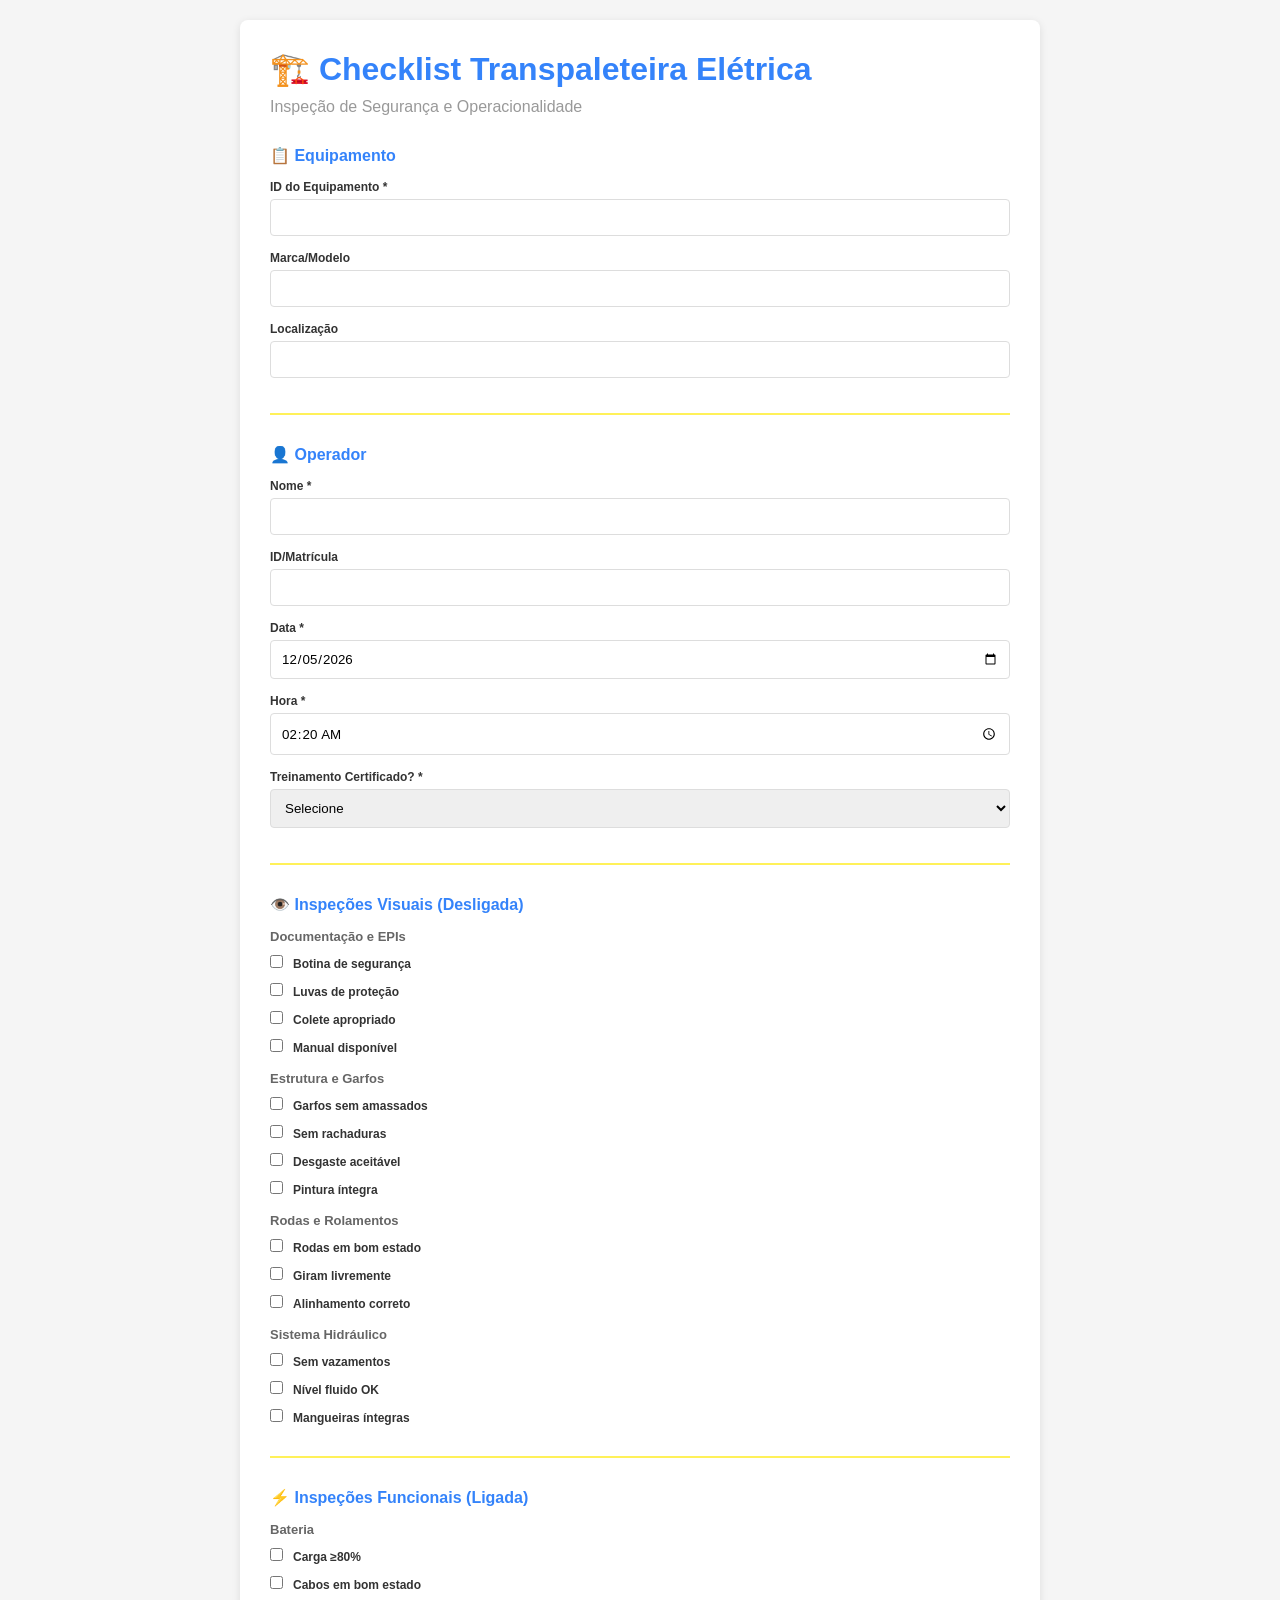
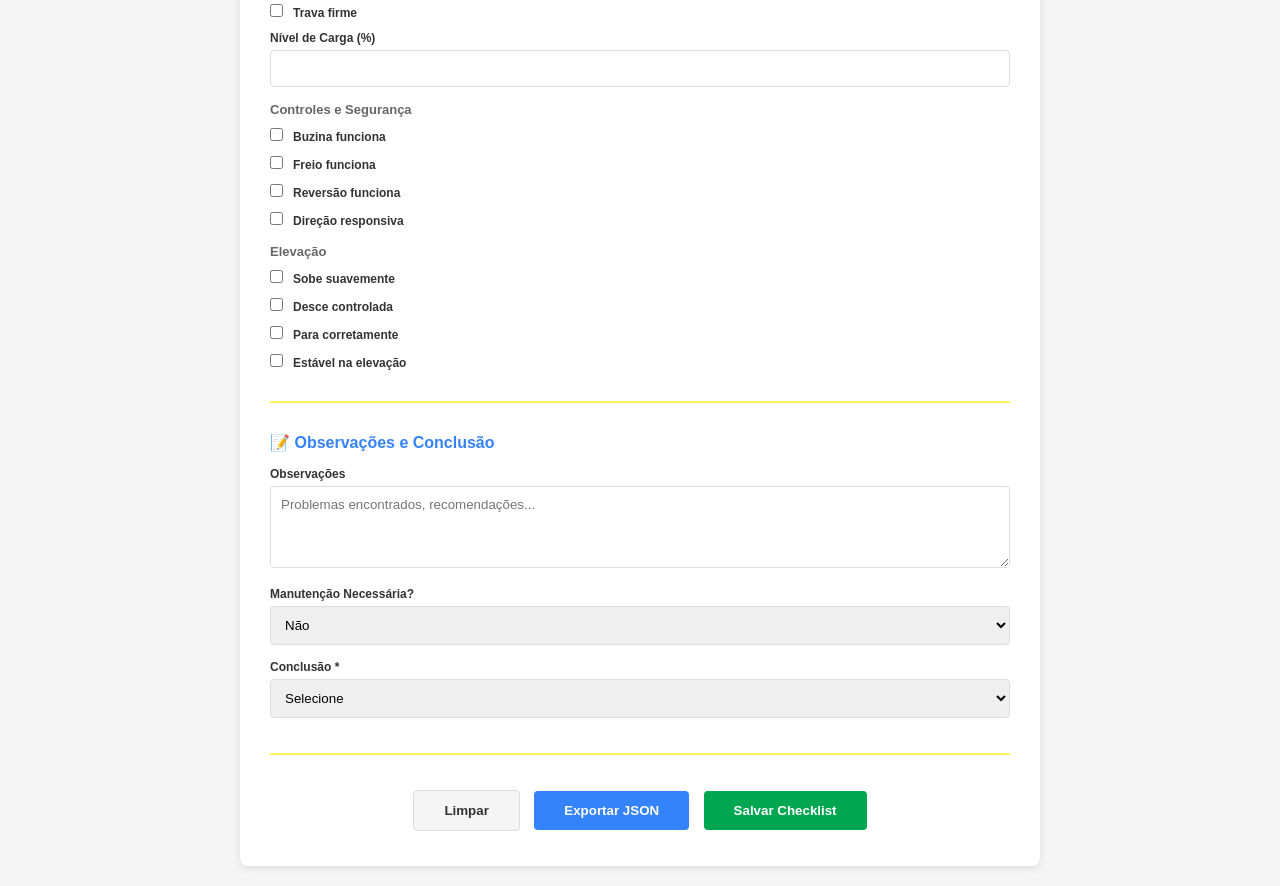
<file: checklist-simple.html>
<!DOCTYPE html>
<html lang="pt-BR">
<head>
    <meta charset="UTF-8">
    <meta name="viewport" content="width=device-width, initial-scale=1.0">
    <title>Checklist Transpaleteira</title>
    <style>
        * { margin: 0; padding: 0; box-sizing: border-box; }
        body { font-family: Arial, sans-serif; background: #f5f5f5; padding: 20px; }
        .container { max-width: 800px; margin: 0 auto; background: white; padding: 30px; border-radius: 8px; box-shadow: 0 2px 8px rgba(0,0,0,0.1); }
        h1 { color: #3483fa; margin-bottom: 10px; }
        .subtitle { color: #999; margin-bottom: 30px; }
        .section { margin-bottom: 30px; border-bottom: 2px solid #fff159; padding-bottom: 20px; }
        .section h2 { color: #3483fa; font-size: 16px; margin-bottom: 15px; }
        .form-group { margin-bottom: 15px; }
        label { display: block; font-weight: bold; margin-bottom: 5px; color: #333; font-size: 12px; }
        input, select, textarea { width: 100%; padding: 10px; border: 1px solid #ddd; border-radius: 4px; font-family: Arial; }
        input:focus, select:focus, textarea:focus { border-color: #3483fa; outline: none; }
        .checkbox-item { margin-bottom: 10px; }
        .checkbox-item input { width: auto; margin-right: 10px; }
        .checkbox-item label { display: inline; margin: 0; }
        .buttons { text-align: center; margin-top: 30px; }
        button { padding: 12px 30px; margin: 5px; border: none; border-radius: 4px; cursor: pointer; font-weight: bold; }
        .btn-save { background: #00a650; color: white; }
        .btn-save:hover { background: #008a3d; }
        .btn-export { background: #3483fa; color: white; }
        .btn-export:hover { background: #2968c8; }
        .btn-reset { background: #f5f5f5; color: #333; border: 1px solid #ddd; }
        .btn-reset:hover { background: #e0e0e0; }
        .success { color: #00a650; font-weight: bold; margin-top: 20px; text-align: center; }
    </style>
</head>
<body>
    <div class="container">
        <h1>🏗️ Checklist Transpaleteira Elétrica</h1>
        <p class="subtitle">Inspeção de Segurança e Operacionalidade</p>

        <form id="form">
            <!-- EQUIPAMENTO -->
            <div class="section">
                <h2>📋 Equipamento</h2>
                <div class="form-group">
                    <label>ID do Equipamento *</label>
                    <input type="text" name="equipmentId" required>
                </div>
                <div class="form-group">
                    <label>Marca/Modelo</label>
                    <input type="text" name="equipmentBrand">
                </div>
                <div class="form-group">
                    <label>Localização</label>
                    <input type="text" name="equipmentLocation">
                </div>
            </div>

            <!-- OPERADOR -->
            <div class="section">
                <h2>👤 Operador</h2>
                <div class="form-group">
                    <label>Nome *</label>
                    <input type="text" name="operatorName" required>
                </div>
                <div class="form-group">
                    <label>ID/Matrícula</label>
                    <input type="text" name="operatorId">
                </div>
                <div class="form-group">
                    <label>Data *</label>
                    <input type="date" name="checkDate" required>
                </div>
                <div class="form-group">
                    <label>Hora *</label>
                    <input type="time" name="checkTime" required>
                </div>
                <div class="form-group">
                    <label>Treinamento Certificado? *</label>
                    <select name="trainingCertified" required>
                        <option value="">Selecione</option>
                        <option value="Sim">Sim</option>
                        <option value="Não">Não</option>
                        <option value="Vencido">Vencido</option>
                    </select>
                </div>
            </div>

            <!-- INSPEÇÕES VISUAIS -->
            <div class="section">
                <h2>👁️ Inspeções Visuais (Desligada)</h2>

                <h3 style="color: #666; font-size: 13px; margin: 15px 0 10px 0;">Documentação e EPIs</h3>
                <div class="checkbox-item"><input type="checkbox" name="epi_botina"><label>Botina de segurança</label></div>
                <div class="checkbox-item"><input type="checkbox" name="epi_luvas"><label>Luvas de proteção</label></div>
                <div class="checkbox-item"><input type="checkbox" name="epi_colete"><label>Colete apropriado</label></div>
                <div class="checkbox-item"><input type="checkbox" name="doc_manual"><label>Manual disponível</label></div>

                <h3 style="color: #666; font-size: 13px; margin: 15px 0 10px 0;">Estrutura e Garfos</h3>
                <div class="checkbox-item"><input type="checkbox" name="struct_garfos"><label>Garfos sem amassados</label></div>
                <div class="checkbox-item"><input type="checkbox" name="struct_rachaduras"><label>Sem rachaduras</label></div>
                <div class="checkbox-item"><input type="checkbox" name="struct_desgaste"><label>Desgaste aceitável</label></div>
                <div class="checkbox-item"><input type="checkbox" name="struct_pintura"><label>Pintura íntegra</label></div>

                <h3 style="color: #666; font-size: 13px; margin: 15px 0 10px 0;">Rodas e Rolamentos</h3>
                <div class="checkbox-item"><input type="checkbox" name="wheels_condition"><label>Rodas em bom estado</label></div>
                <div class="checkbox-item"><input type="checkbox" name="wheels_free"><label>Giram livremente</label></div>
                <div class="checkbox-item"><input type="checkbox" name="wheels_alignment"><label>Alinhamento correto</label></div>

                <h3 style="color: #666; font-size: 13px; margin: 15px 0 10px 0;">Sistema Hidráulico</h3>
                <div class="checkbox-item"><input type="checkbox" name="hydraulic_leaks"><label>Sem vazamentos</label></div>
                <div class="checkbox-item"><input type="checkbox" name="hydraulic_level"><label>Nível fluido OK</label></div>
                <div class="checkbox-item"><input type="checkbox" name="hydraulic_hoses"><label>Mangueiras íntegras</label></div>
            </div>

            <!-- INSPEÇÕES FUNCIONAIS -->
            <div class="section">
                <h2>⚡ Inspeções Funcionais (Ligada)</h2>

                <h3 style="color: #666; font-size: 13px; margin: 15px 0 10px 0;">Bateria</h3>
                <div class="checkbox-item"><input type="checkbox" name="battery_charge"><label>Carga ≥80%</label></div>
                <div class="checkbox-item"><input type="checkbox" name="battery_cables"><label>Cabos em bom estado</label></div>
                <div class="checkbox-item"><input type="checkbox" name="battery_lock"><label>Trava firme</label></div>
                <div class="form-group">
                    <label>Nível de Carga (%)</label>
                    <input type="number" name="batteryLevel" min="0" max="100">
                </div>

                <h3 style="color: #666; font-size: 13px; margin: 15px 0 10px 0;">Controles e Segurança</h3>
                <div class="checkbox-item"><input type="checkbox" name="control_buzzer"><label>Buzina funciona</label></div>
                <div class="checkbox-item"><input type="checkbox" name="control_brake"><label>Freio funciona</label></div>
                <div class="checkbox-item"><input type="checkbox" name="control_reverse"><label>Reversão funciona</label></div>
                <div class="checkbox-item"><input type="checkbox" name="control_steering"><label>Direção responsiva</label></div>

                <h3 style="color: #666; font-size: 13px; margin: 15px 0 10px 0;">Elevação</h3>
                <div class="checkbox-item"><input type="checkbox" name="lift_up"><label>Sobe suavemente</label></div>
                <div class="checkbox-item"><input type="checkbox" name="lift_down"><label>Desce controlada</label></div>
                <div class="checkbox-item"><input type="checkbox" name="lift_stop"><label>Para corretamente</label></div>
                <div class="checkbox-item"><input type="checkbox" name="lift_stability"><label>Estável na elevação</label></div>
            </div>

            <!-- CONCLUSÃO -->
            <div class="section">
                <h2>📝 Observações e Conclusão</h2>
                <div class="form-group">
                    <label>Observações</label>
                    <textarea name="observations" rows="4" placeholder="Problemas encontrados, recomendações..."></textarea>
                </div>
                <div class="form-group">
                    <label>Manutenção Necessária?</label>
                    <select name="maintenanceRequired">
                        <option value="">Não</option>
                        <option value="Preventiva">Sim - Preventiva</option>
                        <option value="Corretiva Urgente">Sim - Corretiva Urgente</option>
                    </select>
                </div>
                <div class="form-group">
                    <label>Conclusão *</label>
                    <select name="conclusion" required>
                        <option value="">Selecione</option>
                        <option value="✅ Aprovado">✅ Equipamento Aprovado</option>
                        <option value="⚠️ Condicional">⚠️ Aprovado com Condicionantes</option>
                        <option value="❌ Reprovado">❌ Equipamento Reprovado</option>
                    </select>
                </div>
            </div>

            <div class="buttons">
                <button type="reset" class="btn-reset">Limpar</button>
                <button type="button" class="btn-export" onclick="exportJSON()">Exportar JSON</button>
                <button type="submit" class="btn-save">Salvar Checklist</button>
            </div>
            <div id="message"></div>
        </form>
    </div>

    <script>
        document.getElementById('form').addEventListener('submit', function(e) {
            e.preventDefault();

            const form = new FormData(this);
            const data = Object.fromEntries(form);
            data.timestamp = new Date().toISOString();

            localStorage.setItem('checklist_' + Date.now(), JSON.stringify(data));

            document.getElementById('message').innerHTML = '<div class="success">✅ Checklist salvo com sucesso!</div>';

            setTimeout(() => {
                this.reset();
                document.getElementById('message').innerHTML = '';
            }, 2000);
        });

        function exportJSON() {
            const form = new FormData(document.getElementById('form'));
            const data = Object.fromEntries(form);
            data.timestamp = new Date().toISOString();

            const json = JSON.stringify(data, null, 2);
            const blob = new Blob([json], {type: 'application/json'});
            const url = URL.createObjectURL(blob);
            const a = document.createElement('a');
            a.href = url;
            a.download = 'checklist-' + data.equipmentId + '-' + new Date().toISOString().split('T')[0] + '.json';
            a.click();
            URL.revokeObjectURL(url);
        }

        // Set default date and time
        document.querySelector('input[name="checkDate"]').valueAsDate = new Date();
        const now = new Date();
        document.querySelector('input[name="checkTime"]').value =
            String(now.getHours()).padStart(2,'0') + ':' + String(now.getMinutes()).padStart(2,'0');
    </script>
</body>
</html>
</file>
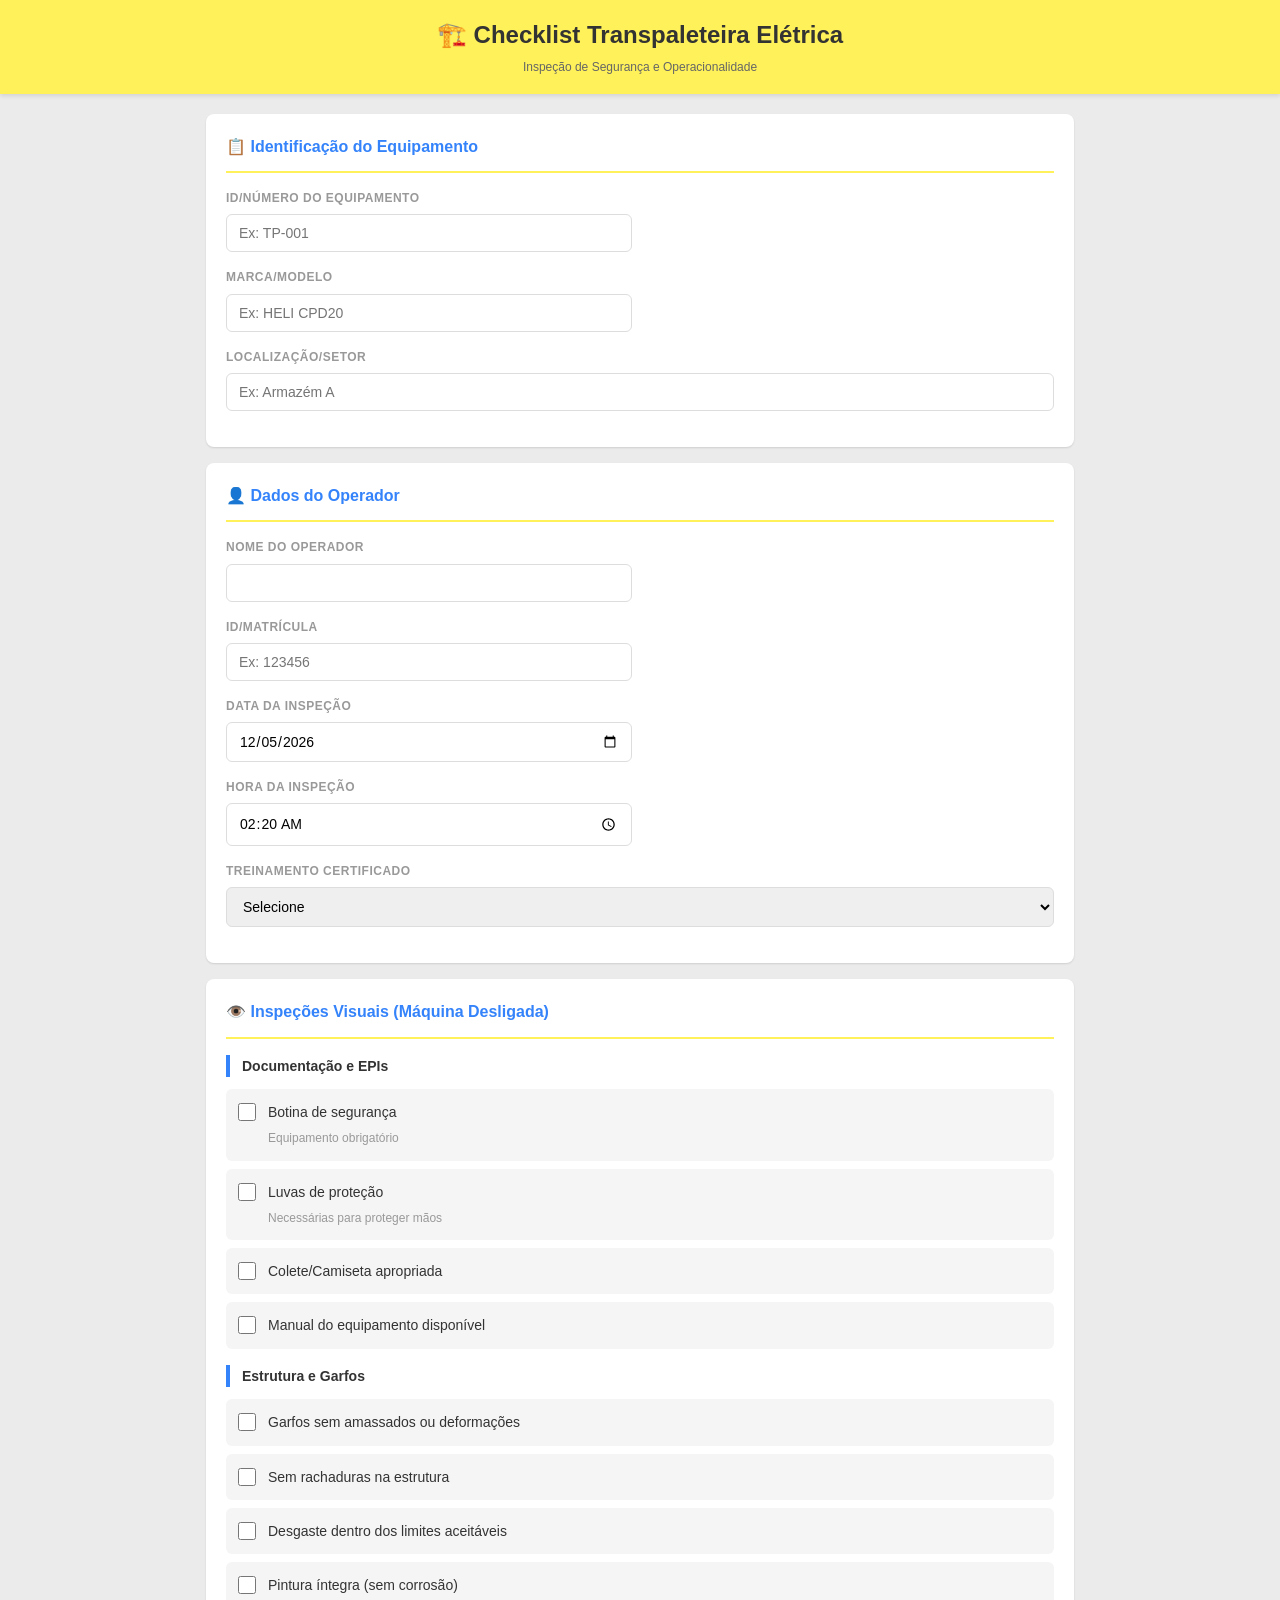
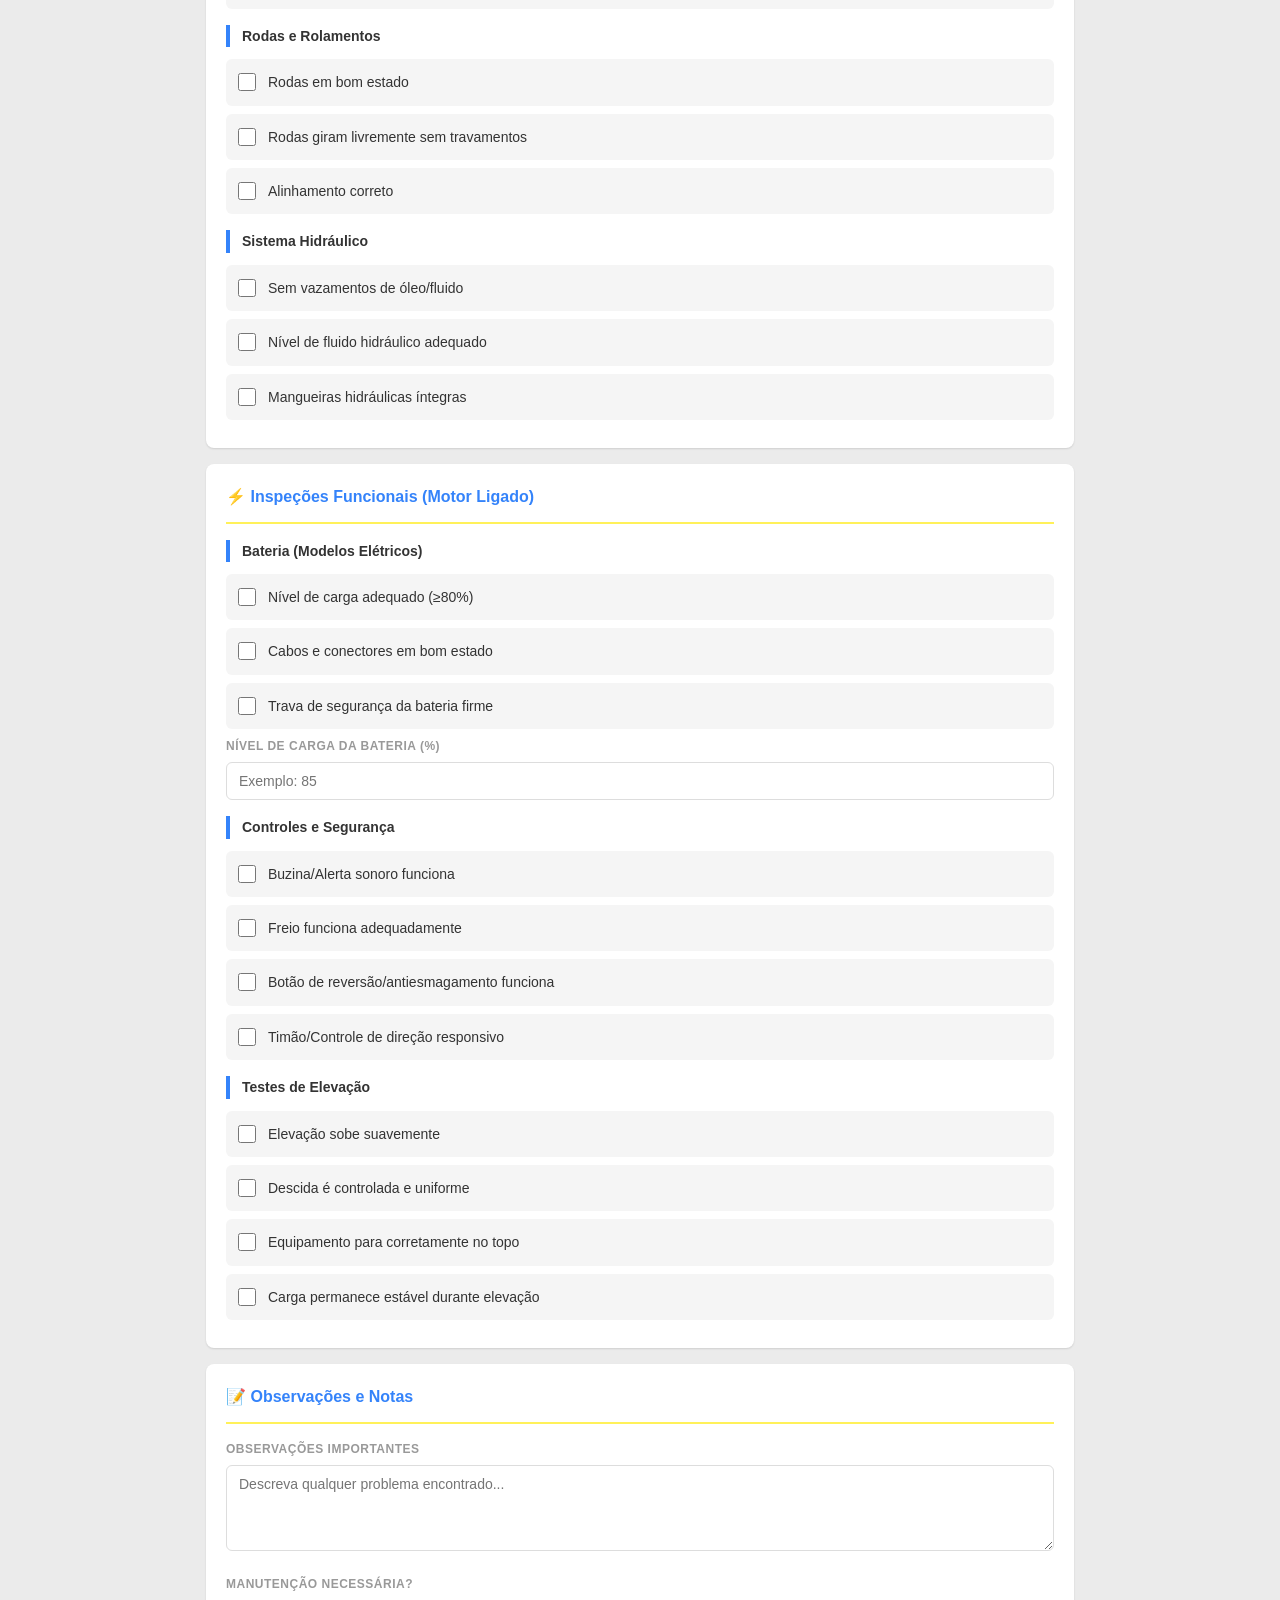
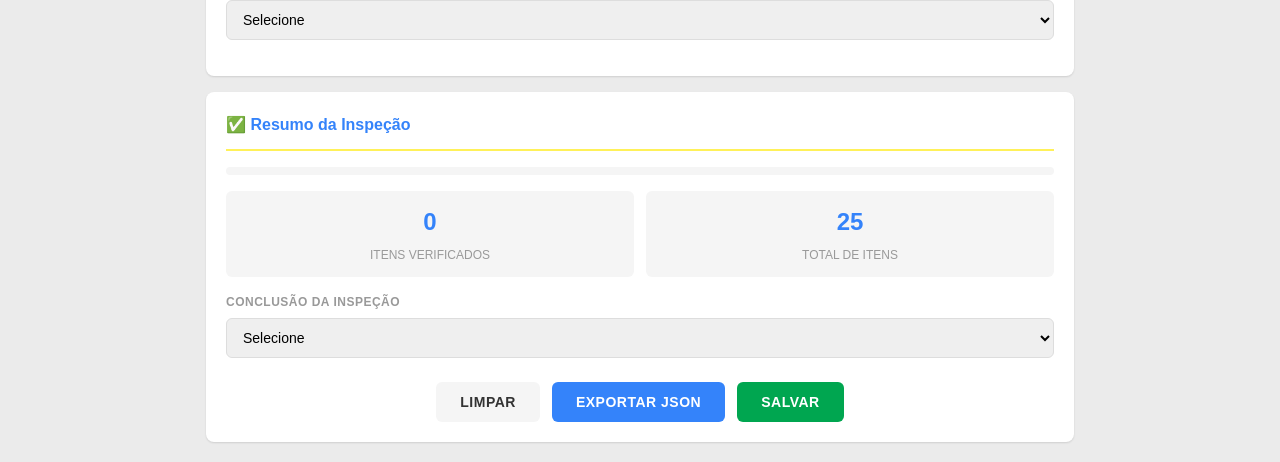
<file: checklist-transpaleteira-grid.html>
<!DOCTYPE html>
<html lang="pt-BR">
<head>
    <meta charset="UTF-8">
    <meta name="viewport" content="width=device-width, initial-scale=1.0">
    <title>Checklist Transpaleteira Elétrica</title>
    <style>
        :root {
            --ml-yellow: #fff159;
            --ml-blue: #3483fa;
            --ml-green: #00a650;
            --ml-red: #ff5a5f;
            --ml-gray: #999;
            --ml-light-gray: #f5f5f5;
            --ml-border-gray: #ddd;
        }

        * {
            margin: 0;
            padding: 0;
            box-sizing: border-box;
        }

        body {
            font-family: "Proxima Nova", -apple-system, Helvetica, Roboto, Arial, sans-serif;
            background-color: #ebebeb;
            color: #333;
            line-height: 1.6;
        }

        .header {
            background-color: var(--ml-yellow);
            padding: 16px 20px;
            text-align: center;
            box-shadow: 0 2px 4px rgba(0,0,0,0.1);
            position: sticky;
            top: 0;
            z-index: 100;
        }

        .header h1 {
            font-size: 24px;
            color: #333;
            margin-bottom: 4px;
        }

        .header p {
            font-size: 12px;
            color: #666;
        }

        .container {
            max-width: 900px;
            margin: 20px auto;
            padding: 0 16px;
        }

        .section-card {
            background: white;
            border-radius: 8px;
            padding: 20px;
            margin-bottom: 16px;
            box-shadow: 0 1px 2px rgba(0,0,0,0.12);
        }

        .section-title {
            font-size: 16px;
            font-weight: 600;
            color: var(--ml-blue);
            margin-bottom: 16px;
            padding-bottom: 12px;
            border-bottom: 2px solid var(--ml-yellow);
        }

        .form-group {
            margin-bottom: 16px;
        }

        .form-group label {
            display: block;
            font-size: 12px;
            font-weight: 600;
            color: var(--ml-gray);
            text-transform: uppercase;
            margin-bottom: 6px;
            letter-spacing: 0.5px;
        }

        .form-group input,
        .form-group select,
        .form-group textarea {
            width: 100%;
            padding: 10px 12px;
            border: 1px solid var(--ml-border-gray);
            border-radius: 6px;
            font-size: 14px;
            outline: none;
            transition: border-color 0.2s, box-shadow 0.2s;
            font-family: inherit;
        }

        .form-group input:focus,
        .form-group select:focus,
        .form-group textarea:focus {
            border-color: var(--ml-blue);
            box-shadow: 0 0 0 2px rgba(52, 131, 250, 0.2);
        }

        .form-group.half {
            display: inline-block;
            width: calc(50% - 8px);
            margin-right: 16px;
        }

        .form-group.half:nth-child(even) {
            margin-right: 0;
        }

        .checkbox-group {
            display: flex;
            align-items: flex-start;
            padding: 12px;
            margin-bottom: 8px;
            background: var(--ml-light-gray);
            border-radius: 6px;
            cursor: pointer;
            transition: background-color 0.2s;
        }

        .checkbox-group:hover {
            background-color: #ebebeb;
        }

        .checkbox-group input[type="checkbox"] {
            width: 18px;
            height: 18px;
            margin-right: 12px;
            margin-top: 2px;
            cursor: pointer;
            flex-shrink: 0;
        }

        .checkbox-group label {
            margin: 0;
            display: flex;
            flex-direction: column;
            gap: 4px;
            cursor: pointer;
            width: 100%;
            font-size: 14px;
            text-transform: none;
            color: #333;
            font-weight: 400;
            letter-spacing: normal;
        }

        .checkbox-group label .item-description {
            font-size: 12px;
            color: var(--ml-gray);
            margin-top: 2px;
        }

        .btn-group {
            display: flex;
            gap: 12px;
            margin-top: 24px;
            justify-content: center;
            flex-wrap: wrap;
        }

        .btn {
            padding: 12px 24px;
            border: none;
            border-radius: 6px;
            font-weight: 600;
            font-size: 14px;
            cursor: pointer;
            transition: all 0.2s;
            text-transform: uppercase;
            letter-spacing: 0.5px;
        }

        .btn-primary {
            background-color: var(--ml-blue);
            color: white;
        }

        .btn-primary:hover {
            background-color: #2968c8;
            box-shadow: 0 4px 12px rgba(52, 131, 250, 0.3);
        }

        .btn-secondary {
            background-color: var(--ml-light-gray);
            color: #333;
        }

        .btn-secondary:hover {
            background-color: #e0e0e0;
        }

        .btn-success {
            background-color: var(--ml-green);
            color: white;
        }

        .btn-success:hover {
            background-color: #008a3d;
            box-shadow: 0 4px 12px rgba(0, 166, 80, 0.3);
        }

        .subsection-title {
            font-size: 14px;
            font-weight: 600;
            color: #333;
            margin: 16px 0 12px 0;
            padding-left: 12px;
            border-left: 4px solid var(--ml-blue);
        }

        .toast {
            position: fixed;
            bottom: 20px;
            right: 20px;
            background: var(--ml-green);
            color: white;
            padding: 16px 20px;
            border-radius: 6px;
            box-shadow: 0 4px 12px rgba(0,0,0,0.15);
            z-index: 1000;
            animation: slideIn 0.3s ease-out;
        }

        .toast.error {
            background: var(--ml-red);
        }

        @keyframes slideIn {
            from {
                transform: translateX(400px);
                opacity: 0;
            }
            to {
                transform: translateX(0);
                opacity: 1;
            }
        }

        .progress-bar {
            width: 100%;
            height: 8px;
            background-color: var(--ml-light-gray);
            border-radius: 4px;
            overflow: hidden;
            margin-bottom: 12px;
        }

        .progress-fill {
            height: 100%;
            background-color: var(--ml-blue);
            transition: width 0.3s ease;
        }

        .summary-section {
            display: grid;
            grid-template-columns: 1fr 1fr;
            gap: 12px;
            margin-top: 16px;
        }

        .summary-item {
            background: var(--ml-light-gray);
            padding: 12px;
            border-radius: 6px;
            text-align: center;
        }

        .summary-item .count {
            font-size: 24px;
            font-weight: 600;
            color: var(--ml-blue);
        }

        .summary-item .label {
            font-size: 12px;
            color: var(--ml-gray);
            margin-top: 4px;
            text-transform: uppercase;
        }

        @media (max-width: 600px) {
            .form-group.half {
                display: block;
                width: 100%;
                margin-right: 0;
                margin-bottom: 16px;
            }

            .btn-group {
                flex-direction: column;
            }

            .btn {
                width: 100%;
            }

            .container {
                margin: 12px auto;
                padding: 0 12px;
            }

            .section-card {
                padding: 16px;
            }
        }
    </style>
</head>
<body>
    <div class="header">
        <h1>🏗️ Checklist Transpaleteira Elétrica</h1>
        <p>Inspeção de Segurança e Operacionalidade</p>
    </div>

    <div class="container">
        <form id="checklistForm">
            <!-- Identificação do Equipamento -->
            <div class="section-card">
                <h2 class="section-title">📋 Identificação do Equipamento</h2>
                <div class="form-group half">
                    <label for="equipmentId">ID/Número do Equipamento</label>
                    <input type="text" id="equipmentId" name="equipmentId" placeholder="Ex: TP-001" required>
                </div>
                <div class="form-group half">
                    <label for="equipmentBrand">Marca/Modelo</label>
                    <input type="text" id="equipmentBrand" name="equipmentBrand" placeholder="Ex: HELI CPD20">
                </div>
                <div class="form-group">
                    <label for="equipmentLocation">Localização/Setor</label>
                    <input type="text" id="equipmentLocation" name="equipmentLocation" placeholder="Ex: Armazém A">
                </div>
            </div>

            <!-- Dados do Operador -->
            <div class="section-card">
                <h2 class="section-title">👤 Dados do Operador</h2>
                <div class="form-group half">
                    <label for="operatorName">Nome do Operador</label>
                    <input type="text" id="operatorName" name="operatorName" required>
                </div>
                <div class="form-group half">
                    <label for="operatorId">ID/Matrícula</label>
                    <input type="text" id="operatorId" name="operatorId" placeholder="Ex: 123456">
                </div>
                <div class="form-group half">
                    <label for="checkDate">Data da Inspeção</label>
                    <input type="date" id="checkDate" name="checkDate" required>
                </div>
                <div class="form-group half">
                    <label for="checkTime">Hora da Inspeção</label>
                    <input type="time" id="checkTime" name="checkTime" required>
                </div>
                <div class="form-group">
                    <label for="trainingCertified">Treinamento Certificado</label>
                    <select id="trainingCertified" name="trainingCertified" required>
                        <option value="">Selecione</option>
                        <option value="sim">Sim</option>
                        <option value="nao">Não</option>
                        <option value="vencido">Vencido</option>
                    </select>
                </div>
            </div>

            <!-- Inspeções Visuais -->
            <div class="section-card">
                <h2 class="section-title">👁️ Inspeções Visuais (Máquina Desligada)</h2>

                <div class="subsection-title">Documentação e EPIs</div>
                <div class="checkbox-group">
                    <input type="checkbox" id="epi_botina" name="epi_botina">
                    <label for="epi_botina">Botina de segurança <span class="item-description">Equipamento obrigatório</span></label>
                </div>
                <div class="checkbox-group">
                    <input type="checkbox" id="epi_luvas" name="epi_luvas">
                    <label for="epi_luvas">Luvas de proteção <span class="item-description">Necessárias para proteger mãos</span></label>
                </div>
                <div class="checkbox-group">
                    <input type="checkbox" id="epi_colete" name="epi_colete">
                    <label for="epi_colete">Colete/Camiseta apropriada</label>
                </div>
                <div class="checkbox-group">
                    <input type="checkbox" id="doc_manual" name="doc_manual">
                    <label for="doc_manual">Manual do equipamento disponível</label>
                </div>

                <div class="subsection-title">Estrutura e Garfos</div>
                <div class="checkbox-group">
                    <input type="checkbox" id="struct_garfos" name="struct_garfos">
                    <label for="struct_garfos">Garfos sem amassados ou deformações</label>
                </div>
                <div class="checkbox-group">
                    <input type="checkbox" id="struct_rachaduras" name="struct_rachaduras">
                    <label for="struct_rachaduras">Sem rachaduras na estrutura</label>
                </div>
                <div class="checkbox-group">
                    <input type="checkbox" id="struct_desgaste" name="struct_desgaste">
                    <label for="struct_desgaste">Desgaste dentro dos limites aceitáveis</label>
                </div>
                <div class="checkbox-group">
                    <input type="checkbox" id="struct_pintura" name="struct_pintura">
                    <label for="struct_pintura">Pintura íntegra (sem corrosão)</label>
                </div>

                <div class="subsection-title">Rodas e Rolamentos</div>
                <div class="checkbox-group">
                    <input type="checkbox" id="wheels_condition" name="wheels_condition">
                    <label for="wheels_condition">Rodas em bom estado</label>
                </div>
                <div class="checkbox-group">
                    <input type="checkbox" id="wheels_free" name="wheels_free">
                    <label for="wheels_free">Rodas giram livremente sem travamentos</label>
                </div>
                <div class="checkbox-group">
                    <input type="checkbox" id="wheels_alignment" name="wheels_alignment">
                    <label for="wheels_alignment">Alinhamento correto</label>
                </div>

                <div class="subsection-title">Sistema Hidráulico</div>
                <div class="checkbox-group">
                    <input type="checkbox" id="hydraulic_leaks" name="hydraulic_leaks">
                    <label for="hydraulic_leaks">Sem vazamentos de óleo/fluido</label>
                </div>
                <div class="checkbox-group">
                    <input type="checkbox" id="hydraulic_level" name="hydraulic_level">
                    <label for="hydraulic_level">Nível de fluido hidráulico adequado</label>
                </div>
                <div class="checkbox-group">
                    <input type="checkbox" id="hydraulic_hoses" name="hydraulic_hoses">
                    <label for="hydraulic_hoses">Mangueiras hidráulicas íntegras</label>
                </div>
            </div>

            <!-- Inspeções Funcionais -->
            <div class="section-card">
                <h2 class="section-title">⚡ Inspeções Funcionais (Motor Ligado)</h2>

                <div class="subsection-title">Bateria (Modelos Elétricos)</div>
                <div class="checkbox-group">
                    <input type="checkbox" id="battery_charge" name="battery_charge">
                    <label for="battery_charge">Nível de carga adequado (≥80%)</label>
                </div>
                <div class="checkbox-group">
                    <input type="checkbox" id="battery_cables" name="battery_cables">
                    <label for="battery_cables">Cabos e conectores em bom estado</label>
                </div>
                <div class="checkbox-group">
                    <input type="checkbox" id="battery_lock" name="battery_lock">
                    <label for="battery_lock">Trava de segurança da bateria firme</label>
                </div>
                <div class="form-group">
                    <label for="battery_level">Nível de Carga da Bateria (%)</label>
                    <input type="number" id="battery_level" name="battery_level" min="0" max="100" placeholder="Exemplo: 85">
                </div>

                <div class="subsection-title">Controles e Segurança</div>
                <div class="checkbox-group">
                    <input type="checkbox" id="control_buzzer" name="control_buzzer">
                    <label for="control_buzzer">Buzina/Alerta sonoro funciona</label>
                </div>
                <div class="checkbox-group">
                    <input type="checkbox" id="control_brake" name="control_brake">
                    <label for="control_brake">Freio funciona adequadamente</label>
                </div>
                <div class="checkbox-group">
                    <input type="checkbox" id="control_reverse" name="control_reverse">
                    <label for="control_reverse">Botão de reversão/antiesmagamento funciona</label>
                </div>
                <div class="checkbox-group">
                    <input type="checkbox" id="control_steering" name="control_steering">
                    <label for="control_steering">Timão/Controle de direção responsivo</label>
                </div>

                <div class="subsection-title">Testes de Elevação</div>
                <div class="checkbox-group">
                    <input type="checkbox" id="lift_up" name="lift_up">
                    <label for="lift_up">Elevação sobe suavemente</label>
                </div>
                <div class="checkbox-group">
                    <input type="checkbox" id="lift_down" name="lift_down">
                    <label for="lift_down">Descida é controlada e uniforme</label>
                </div>
                <div class="checkbox-group">
                    <input type="checkbox" id="lift_stop" name="lift_stop">
                    <label for="lift_stop">Equipamento para corretamente no topo</label>
                </div>
                <div class="checkbox-group">
                    <input type="checkbox" id="lift_stability" name="lift_stability">
                    <label for="lift_stability">Carga permanece estável durante elevação</label>
                </div>
            </div>

            <!-- Observações -->
            <div class="section-card">
                <h2 class="section-title">📝 Observações e Notas</h2>
                <div class="form-group">
                    <label for="observations">Observações Importantes</label>
                    <textarea id="observations" name="observations" rows="4" placeholder="Descreva qualquer problema encontrado..."></textarea>
                </div>
                <div class="form-group">
                    <label for="maintenanceRequired">Manutenção Necessária?</label>
                    <select id="maintenanceRequired" name="maintenanceRequired">
                        <option value="">Selecione</option>
                        <option value="nao">Não</option>
                        <option value="sim_preventiva">Sim - Preventiva</option>
                        <option value="sim_corretiva">Sim - Corretiva Urgente</option>
                    </select>
                </div>
            </div>

            <!-- Resumo -->
            <div class="section-card">
                <h2 class="section-title">✅ Resumo da Inspeção</h2>
                <div class="progress-bar">
                    <div class="progress-fill" id="progressBar" style="width: 0%"></div>
                </div>
                <div class="summary-section">
                    <div class="summary-item">
                        <div class="count" id="totalChecked">0</div>
                        <div class="label">Itens Verificados</div>
                    </div>
                    <div class="summary-item">
                        <div class="count" id="totalItems">24</div>
                        <div class="label">Total de Itens</div>
                    </div>
                </div>
                <div class="form-group" style="margin-top: 16px;">
                    <label for="conclusion">Conclusão da Inspeção</label>
                    <select id="conclusion" name="conclusion" required>
                        <option value="">Selecione</option>
                        <option value="aprovado">✅ Equipamento Aprovado</option>
                        <option value="aprovado_condicional">⚠️ Aprovado com Condicionantes</option>
                        <option value="reprovado">❌ Equipamento Reprovado</option>
                    </select>
                </div>
                <div class="btn-group">
                    <button type="reset" class="btn btn-secondary">Limpar</button>
                    <button type="button" class="btn btn-primary" onclick="exportJSON()">Exportar JSON</button>
                    <button type="submit" class="btn btn-success">Salvar</button>
                </div>
            </div>
        </form>
    </div>

    <script>
        document.getElementById('checkDate').valueAsDate = new Date();
        const now = new Date();
        document.getElementById('checkTime').value = `${String(now.getHours()).padStart(2, '0')}:${String(now.getMinutes()).padStart(2, '0')}`;

        function updateProgress() {
            const checkboxes = document.querySelectorAll('input[type="checkbox"]');
            const checked = Array.from(checkboxes).filter(cb => cb.checked).length;
            const total = checkboxes.length;
            document.getElementById('totalChecked').textContent = checked;
            document.getElementById('totalItems').textContent = total;
            const percentage = total > 0 ? (checked / total) * 100 : 0;
            document.getElementById('progressBar').style.width = percentage + '%';
        }

        document.addEventListener('change', updateProgress);

        document.getElementById('checklistForm').addEventListener('submit', function(e) {
            e.preventDefault();
            const equipmentId = document.getElementById('equipmentId').value.trim();
            const operatorName = document.getElementById('operatorName').value.trim();
            const conclusion = document.getElementById('conclusion').value;

            if (!equipmentId || !operatorName || !conclusion) {
                showToast('Preencha todos os campos obrigatórios', 'error');
                return;
            }

            const data = {
                equipmentId,
                equipmentBrand: document.getElementById('equipmentBrand').value,
                equipmentLocation: document.getElementById('equipmentLocation').value,
                operatorName,
                operatorId: document.getElementById('operatorId').value,
                checkDate: document.getElementById('checkDate').value,
                checkTime: document.getElementById('checkTime').value,
                trainingCertified: document.getElementById('trainingCertified').value,
                observations: document.getElementById('observations').value,
                maintenanceRequired: document.getElementById('maintenanceRequired').value,
                conclusion,
                timestamp: new Date().toISOString()
            };

            const checklists = JSON.parse(localStorage.getItem('transpaleteira_checklists') || '[]');
            checklists.push(data);
            localStorage.setItem('transpaleteira_checklists', JSON.stringify(checklists));

            showToast('✅ Checklist salvo com sucesso!');
            setTimeout(() => {
                this.reset();
                document.getElementById('checkDate').valueAsDate = new Date();
                const now = new Date();
                document.getElementById('checkTime').value = `${String(now.getHours()).padStart(2, '0')}:${String(now.getMinutes()).padStart(2, '0')}`;
                updateProgress();
            }, 1500);
        });

        function showToast(message, type = 'success') {
            const toast = document.createElement('div');
            toast.className = `toast ${type === 'error' ? 'error' : ''}`;
            toast.textContent = message;
            document.body.appendChild(toast);
            setTimeout(() => toast.remove(), 3000);
        }

        function exportJSON() {
            const data = {
                equipmentId: document.getElementById('equipmentId').value,
                equipmentBrand: document.getElementById('equipmentBrand').value,
                equipmentLocation: document.getElementById('equipmentLocation').value,
                operatorName: document.getElementById('operatorName').value,
                operatorId: document.getElementById('operatorId').value,
                checkDate: document.getElementById('checkDate').value,
                checkTime: document.getElementById('checkTime').value,
                conclusion: document.getElementById('conclusion').value,
                timestamp: new Date().toISOString()
            };

            const jsonString = JSON.stringify(data, null, 2);
            const blob = new Blob([jsonString], { type: 'application/json' });
            const url = URL.createObjectURL(blob);
            const a = document.createElement('a');
            a.href = url;
            a.download = `checklist-${data.equipmentId}-${new Date().toISOString().split('T')[0]}.json`;
            a.click();
            URL.revokeObjectURL(url);
            showToast('JSON exportado com sucesso!');
        }

        updateProgress();
    </script>
</body>
</html>
</file>
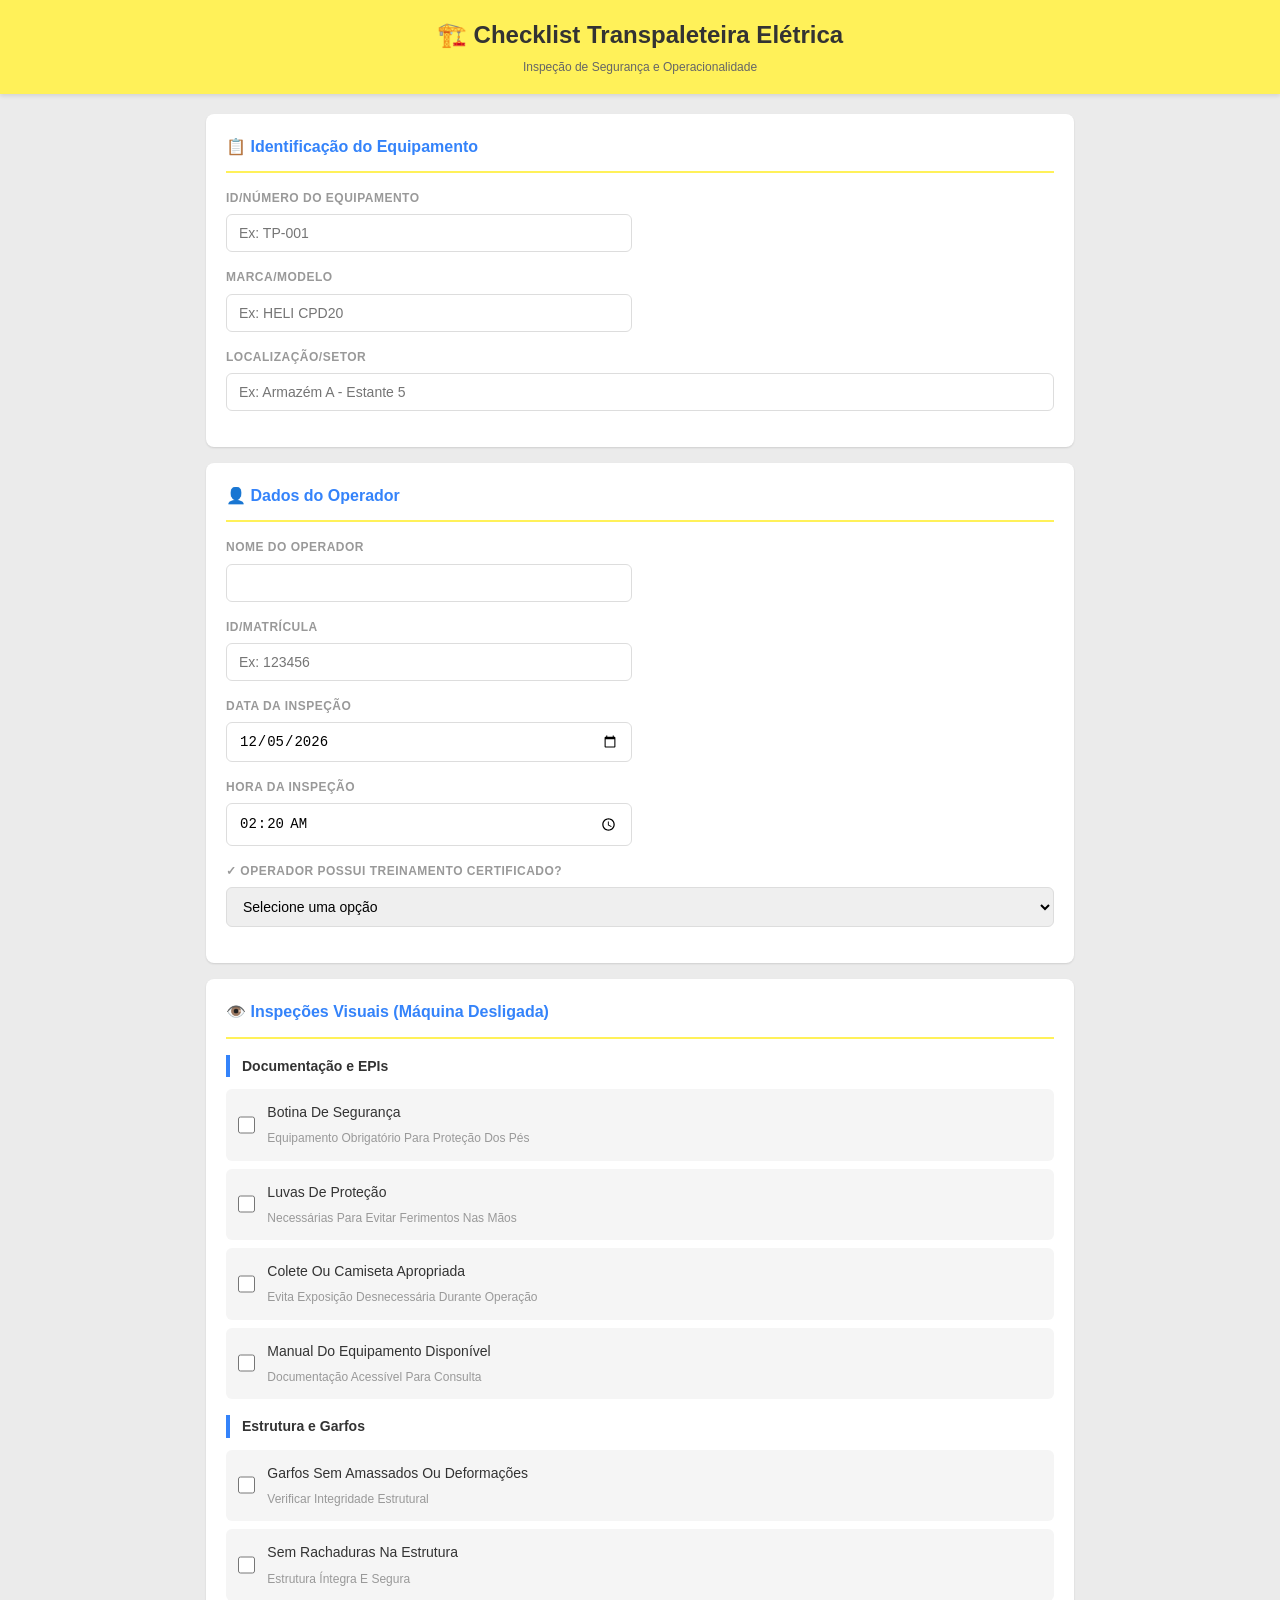
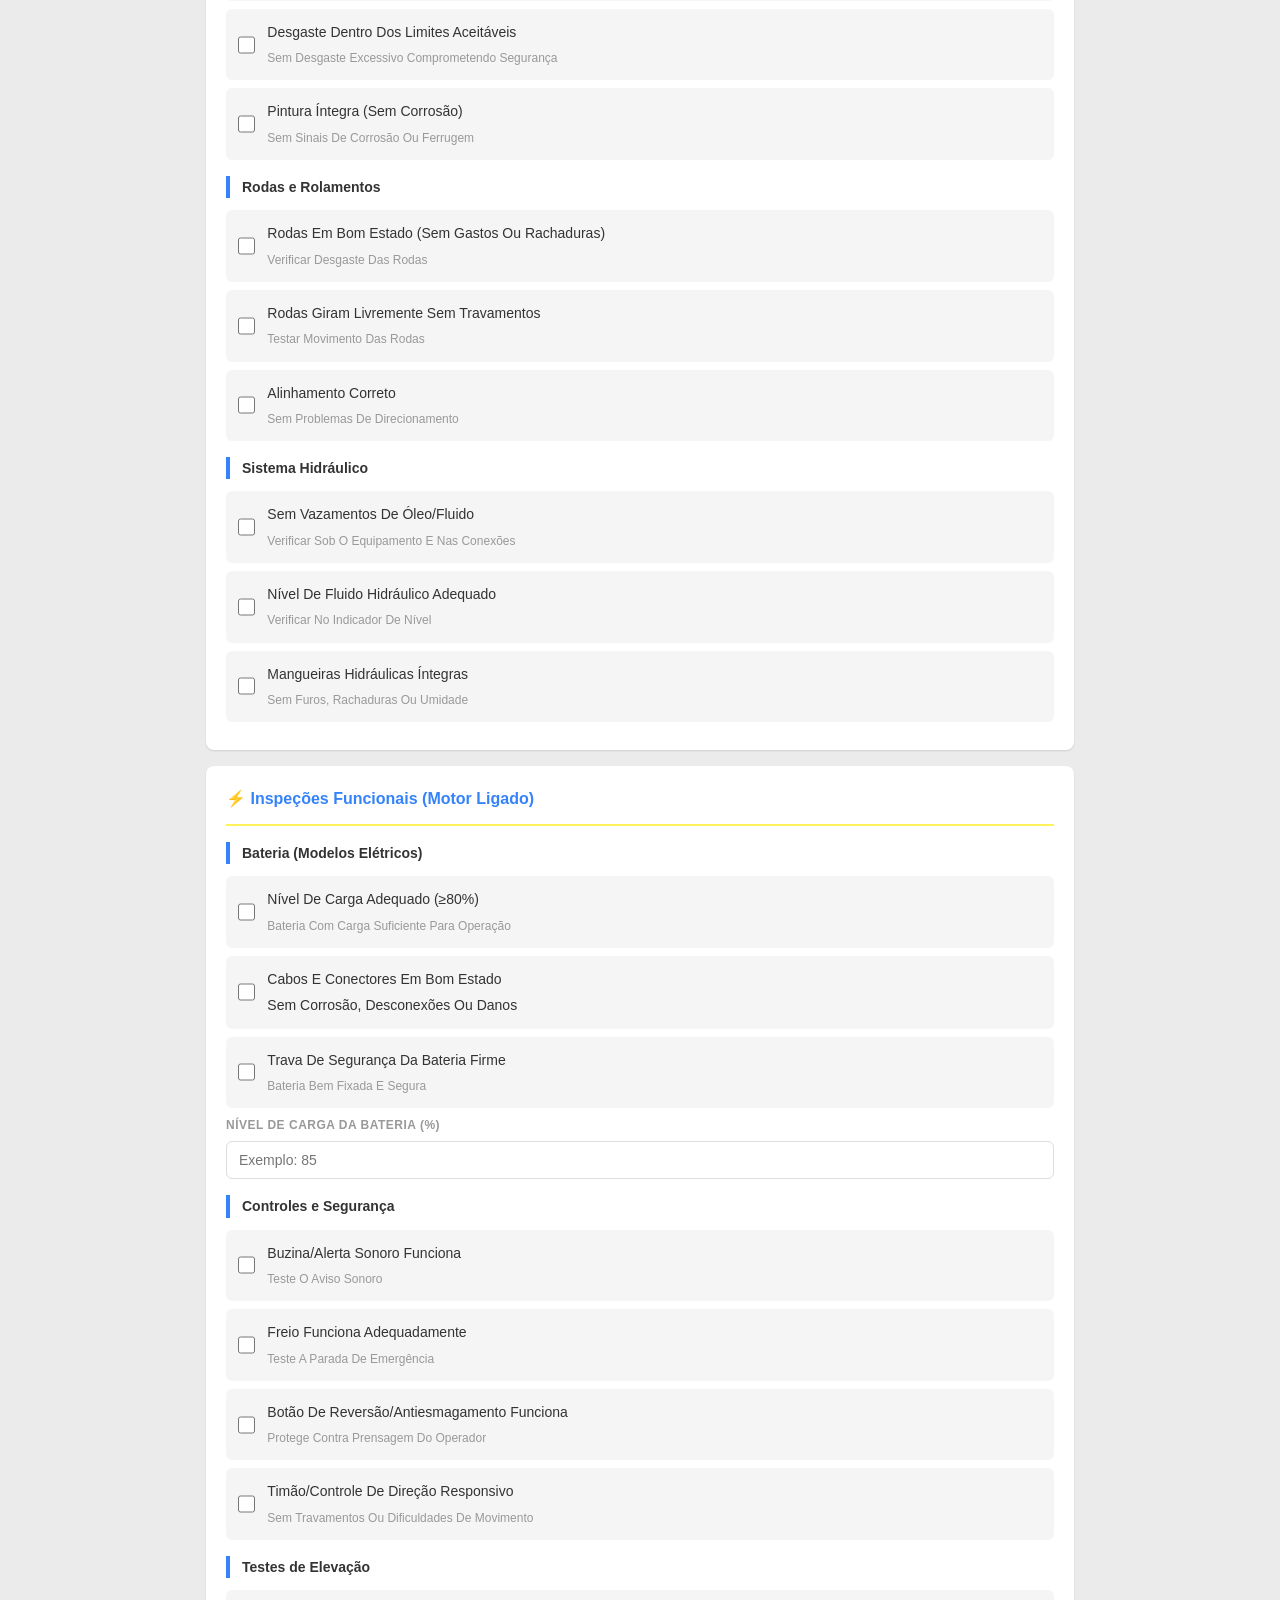
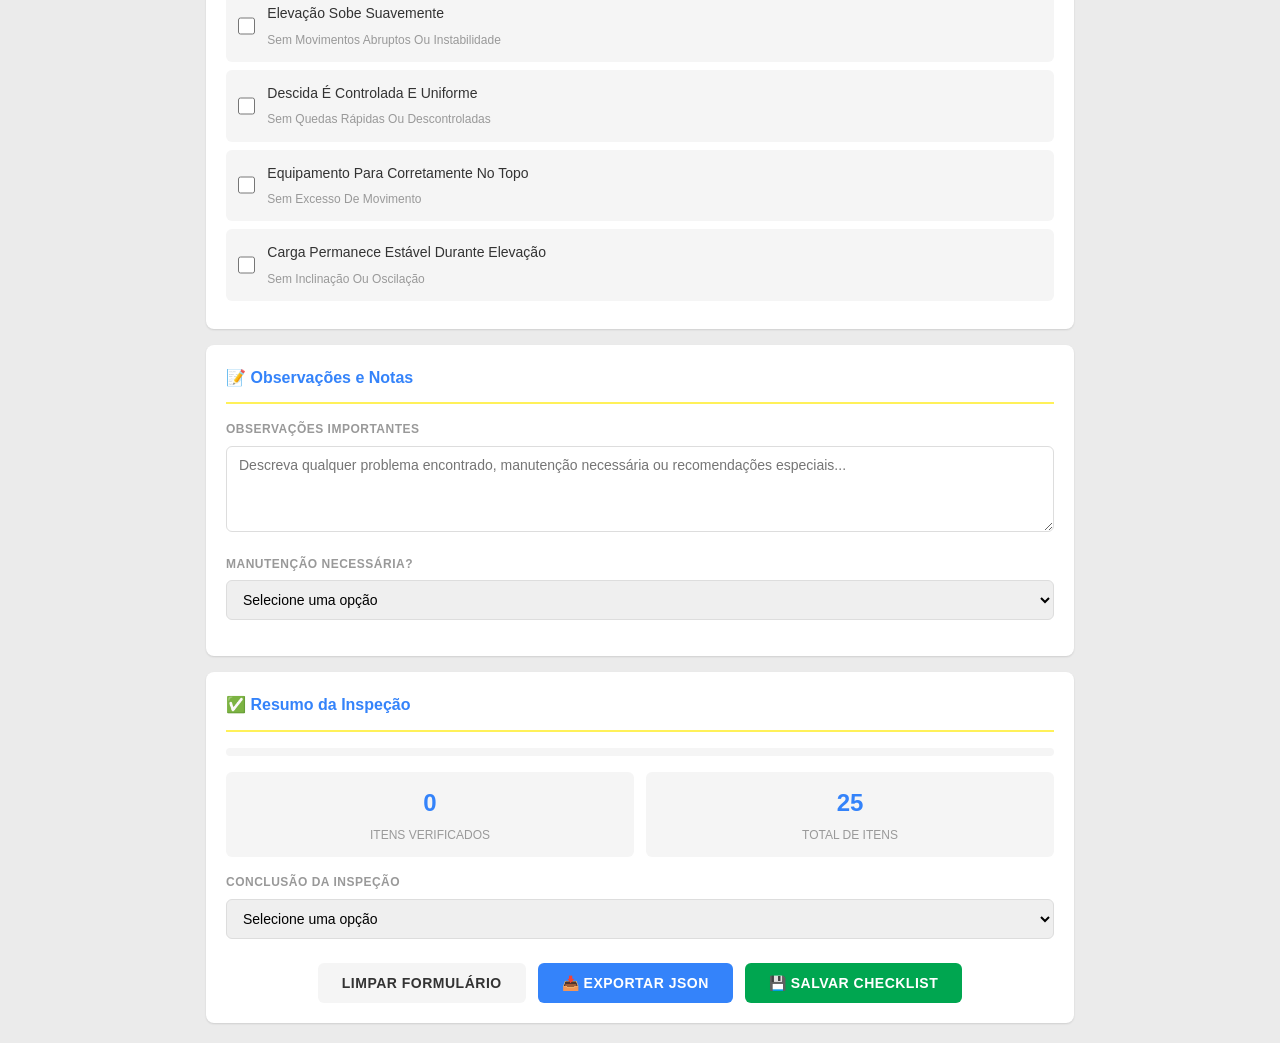
<file: transpaleteira-checklist.html>
<!DOCTYPE html>
<html lang="pt-BR">
<head>
    <meta charset="UTF-8">
    <meta name="viewport" content="width=device-width, initial-scale=1.0">
    <title>Checklist - Transpaleteira Elétrica</title>
    <style>
        :root {
            --ml-yellow: #fff159;
            --ml-blue: #3483fa;
            --ml-green: #00a650;
            --ml-red: #ff5a5f;
            --ml-gray: #999;
            --ml-light-gray: #f5f5f5;
            --ml-border-gray: #ddd;
        }

        * {
            margin: 0;
            padding: 0;
            box-sizing: border-box;
        }

        body {
            font-family: "Proxima Nova", -apple-system, Helvetica, Roboto, Arial, sans-serif;
            background-color: #ebebeb;
            color: #333;
            line-height: 1.6;
        }

        .header {
            background-color: var(--ml-yellow);
            padding: 16px 20px;
            text-align: center;
            box-shadow: 0 2px 4px rgba(0,0,0,0.1);
            position: sticky;
            top: 0;
            z-index: 100;
        }

        .header h1 {
            font-size: 24px;
            color: #333;
            margin-bottom: 4px;
        }

        .header p {
            font-size: 12px;
            color: #666;
        }

        .container {
            max-width: 900px;
            margin: 20px auto;
            padding: 0 16px;
        }

        .section-card {
            background: white;
            border-radius: 8px;
            padding: 20px;
            margin-bottom: 16px;
            box-shadow: 0 1px 2px rgba(0,0,0,0.12);
        }

        .section-title {
            font-size: 16px;
            font-weight: 600;
            color: var(--ml-blue);
            margin-bottom: 16px;
            padding-bottom: 12px;
            border-bottom: 2px solid var(--ml-yellow);
        }

        .form-group {
            margin-bottom: 16px;
        }

        .form-group label {
            display: block;
            font-size: 12px;
            font-weight: 600;
            color: var(--ml-gray);
            text-transform: uppercase;
            margin-bottom: 6px;
            letter-spacing: 0.5px;
        }

        .form-group input,
        .form-group select {
            width: 100%;
            padding: 10px 12px;
            border: 1px solid var(--ml-border-gray);
            border-radius: 6px;
            font-size: 14px;
            outline: none;
            transition: border-color 0.2s, box-shadow 0.2s;
        }

        .form-group input:focus,
        .form-group select:focus {
            border-color: var(--ml-blue);
            box-shadow: 0 0 0 2px rgba(52, 131, 250, 0.2);
        }

        .form-group.half {
            display: inline-block;
            width: calc(50% - 8px);
            margin-right: 16px;
        }

        .form-group.half:nth-child(even) {
            margin-right: 0;
        }

        .checkbox-group {
            display: flex;
            align-items: center;
            padding: 12px;
            margin-bottom: 8px;
            background: var(--ml-light-gray);
            border-radius: 6px;
            cursor: pointer;
            transition: background-color 0.2s;
        }

        .checkbox-group:hover {
            background-color: #ebebeb;
        }

        .checkbox-group input[type="checkbox"] {
            width: auto;
            margin-right: 12px;
            cursor: pointer;
            width: 18px;
            height: 18px;
        }

        .checkbox-group label {
            margin: 0;
            display: flex;
            flex-direction: column;
            gap: 4px;
            cursor: pointer;
            width: 100%;
            font-size: 14px;
            text-transform: none;
            color: #333;
            font-weight: 400;
            text-transform: capitalize;
        }

        .checkbox-group label .item-description {
            font-size: 12px;
            color: var(--ml-gray);
            margin-top: 2px;
        }

        .btn-group {
            display: flex;
            gap: 12px;
            margin-top: 24px;
            justify-content: center;
        }

        .btn {
            padding: 12px 24px;
            border: none;
            border-radius: 6px;
            font-weight: 600;
            font-size: 14px;
            cursor: pointer;
            transition: all 0.2s;
            text-transform: uppercase;
            letter-spacing: 0.5px;
        }

        .btn-primary {
            background-color: var(--ml-blue);
            color: white;
        }

        .btn-primary:hover {
            background-color: #2968c8;
            box-shadow: 0 4px 12px rgba(52, 131, 250, 0.3);
        }

        .btn-secondary {
            background-color: var(--ml-light-gray);
            color: #333;
        }

        .btn-secondary:hover {
            background-color: #e0e0e0;
        }

        .btn-success {
            background-color: var(--ml-green);
            color: white;
        }

        .btn-success:hover {
            background-color: #008a3d;
            box-shadow: 0 4px 12px rgba(0, 166, 80, 0.3);
        }

        .inspection-section {
            margin-top: 16px;
        }

        .subsection-title {
            font-size: 14px;
            font-weight: 600;
            color: #333;
            margin: 16px 0 12px 0;
            padding-left: 12px;
            border-left: 4px solid var(--ml-blue);
        }

        .toast {
            position: fixed;
            bottom: 20px;
            right: 20px;
            background: var(--ml-green);
            color: white;
            padding: 16px 20px;
            border-radius: 6px;
            box-shadow: 0 4px 12px rgba(0,0,0,0.15);
            z-index: 1000;
            animation: slideIn 0.3s ease-out;
        }

        .toast.error {
            background: var(--ml-red);
        }

        @keyframes slideIn {
            from {
                transform: translateX(400px);
                opacity: 0;
            }
            to {
                transform: translateX(0);
                opacity: 1;
            }
        }

        .status-badge {
            display: inline-block;
            padding: 4px 12px;
            border-radius: 12px;
            font-size: 11px;
            font-weight: 600;
            text-transform: uppercase;
        }

        .status-badge.ok {
            background-color: rgba(0, 166, 80, 0.1);
            color: var(--ml-green);
        }

        .status-badge.nok {
            background-color: rgba(255, 90, 95, 0.1);
            color: var(--ml-red);
        }

        @media (max-width: 600px) {
            .form-group.half {
                display: block;
                width: 100%;
                margin-right: 0;
                margin-bottom: 16px;
            }

            .btn-group {
                flex-direction: column;
            }

            .btn {
                width: 100%;
            }

            .container {
                margin: 12px auto;
                padding: 0 12px;
            }

            .section-card {
                padding: 16px;
            }
        }

        .progress-bar {
            width: 100%;
            height: 8px;
            background-color: var(--ml-light-gray);
            border-radius: 4px;
            overflow: hidden;
            margin-bottom: 12px;
        }

        .progress-fill {
            height: 100%;
            background-color: var(--ml-blue);
            transition: width 0.3s ease;
        }

        .summary-section {
            display: grid;
            grid-template-columns: 1fr 1fr;
            gap: 12px;
            margin-top: 16px;
        }

        .summary-item {
            background: var(--ml-light-gray);
            padding: 12px;
            border-radius: 6px;
            text-align: center;
        }

        .summary-item .count {
            font-size: 24px;
            font-weight: 600;
            color: var(--ml-blue);
        }

        .summary-item .label {
            font-size: 12px;
            color: var(--ml-gray);
            margin-top: 4px;
            text-transform: uppercase;
        }
    </style>
</head>
<body>
    <div class="header">
        <h1>🏗️ Checklist Transpaleteira Elétrica</h1>
        <p>Inspeção de Segurança e Operacionalidade</p>
    </div>

    <div class="container">
        <form id="checklistForm">
            <!-- Seção: Identificação do Equipamento -->
            <div class="section-card">
                <h2 class="section-title">📋 Identificação do Equipamento</h2>

                <div class="form-group half">
                    <label for="equipmentId">ID/Número do Equipamento</label>
                    <input type="text" id="equipmentId" name="equipmentId" placeholder="Ex: TP-001" required>
                </div>

                <div class="form-group half">
                    <label for="equipmentBrand">Marca/Modelo</label>
                    <input type="text" id="equipmentBrand" name="equipmentBrand" placeholder="Ex: HELI CPD20">
                </div>

                <div class="form-group">
                    <label for="equipmentLocation">Localização/Setor</label>
                    <input type="text" id="equipmentLocation" name="equipmentLocation" placeholder="Ex: Armazém A - Estante 5">
                </div>
            </div>

            <!-- Seção: Dados do Operador -->
            <div class="section-card">
                <h2 class="section-title">👤 Dados do Operador</h2>

                <div class="form-group half">
                    <label for="operatorName">Nome do Operador</label>
                    <input type="text" id="operatorName" name="operatorName" required>
                </div>

                <div class="form-group half">
                    <label for="operatorId">ID/Matrícula</label>
                    <input type="text" id="operatorId" name="operatorId" placeholder="Ex: 123456">
                </div>

                <div class="form-group half">
                    <label for="checkDate">Data da Inspeção</label>
                    <input type="date" id="checkDate" name="checkDate" required>
                </div>

                <div class="form-group half">
                    <label for="checkTime">Hora da Inspeção</label>
                    <input type="time" id="checkTime" name="checkTime" required>
                </div>

                <div class="form-group">
                    <label for="trainingCertified">✓ Operador possui treinamento certificado?</label>
                    <select id="trainingCertified" name="trainingCertified" required>
                        <option value="">Selecione uma opção</option>
                        <option value="sim">Sim</option>
                        <option value="nao">Não</option>
                        <option value="vencido">Vencido</option>
                    </select>
                </div>
            </div>

            <!-- Seção: Inspeções Visuais (Máquina Desligada) -->
            <div class="section-card">
                <h2 class="section-title">👁️ Inspeções Visuais (Máquina Desligada)</h2>

                <div class="inspection-section">
                    <div class="subsection-title">Documentação e EPIs</div>

                    <div class="checkbox-group">
                        <input type="checkbox" id="epi_botina" name="epi_botina" value="Botina de segurança">
                        <label for="epi_botina">
                            Botina de segurança
                            <span class="item-description">Equipamento obrigatório para proteção dos pés</span>
                        </label>
                    </div>

                    <div class="checkbox-group">
                        <input type="checkbox" id="epi_luvas" name="epi_luvas" value="Luvas de proteção">
                        <label for="epi_luvas">
                            Luvas de proteção
                            <span class="item-description">Necessárias para evitar ferimentos nas mãos</span>
                        </label>
                    </div>

                    <div class="checkbox-group">
                        <input type="checkbox" id="epi_colete" name="epi_colete" value="Colete/Camiseta">
                        <label for="epi_colete">
                            Colete ou camiseta apropriada
                            <span class="item-description">Evita exposição desnecessária durante operação</span>
                        </label>
                    </div>

                    <div class="checkbox-group">
                        <input type="checkbox" id="doc_manual" name="doc_manual" value="Manual do equipamento">
                        <label for="doc_manual">
                            Manual do equipamento disponível
                            <span class="item-description">Documentação acessível para consulta</span>
                        </label>
                    </div>
                </div>

                <div class="inspection-section">
                    <div class="subsection-title">Estrutura e Garfos</div>

                    <div class="checkbox-group">
                        <input type="checkbox" id="struct_garfos" name="struct_garfos" value="Garfos sem amassados">
                        <label for="struct_garfos">
                            Garfos sem amassados ou deformações
                            <span class="item-description">Verificar integridade estrutural</span>
                        </label>
                    </div>

                    <div class="checkbox-group">
                        <input type="checkbox" id="struct_rachaduras" name="struct_rachaduras" value="Sem rachaduras">
                        <label for="struct_rachaduras">
                            Sem rachaduras na estrutura
                            <span class="item-description">Estrutura íntegra e segura</span>
                        </label>
                    </div>

                    <div class="checkbox-group">
                        <input type="checkbox" id="struct_desgaste" name="struct_desgaste" value="Desgaste normal">
                        <label for="struct_desgaste">
                            Desgaste dentro dos limites aceitáveis
                            <span class="item-description">Sem desgaste excessivo comprometendo segurança</span>
                        </label>
                    </div>

                    <div class="checkbox-group">
                        <input type="checkbox" id="struct_pintura" name="struct_pintura" value="Pintura íntegra">
                        <label for="struct_pintura">
                            Pintura íntegra (sem corrosão)
                            <span class="item-description">Sem sinais de corrosão ou ferrugem</span>
                        </label>
                    </div>
                </div>

                <div class="inspection-section">
                    <div class="subsection-title">Rodas e Rolamentos</div>

                    <div class="checkbox-group">
                        <input type="checkbox" id="wheels_condition" name="wheels_condition" value="Rodas em bom estado">
                        <label for="wheels_condition">
                            Rodas em bom estado (sem gastos ou rachaduras)
                            <span class="item-description">Verificar desgaste das rodas</span>
                        </label>
                    </div>

                    <div class="checkbox-group">
                        <input type="checkbox" id="wheels_free" name="wheels_free" value="Rodas giram livremente">
                        <label for="wheels_free">
                            Rodas giram livremente sem travamentos
                            <span class="item-description">Testar movimento das rodas</span>
                        </label>
                    </div>

                    <div class="checkbox-group">
                        <input type="checkbox" id="wheels_alignment" name="wheels_alignment" value="Alinhamento correto">
                        <label for="wheels_alignment">
                            Alinhamento correto
                            <span class="item-description">Sem problemas de direcionamento</span>
                        </label>
                    </div>
                </div>

                <div class="inspection-section">
                    <div class="subsection-title">Sistema Hidráulico</div>

                    <div class="checkbox-group">
                        <input type="checkbox" id="hydraulic_leaks" name="hydraulic_leaks" value="Sem vazamentos">
                        <label for="hydraulic_leaks">
                            Sem vazamentos de óleo/fluido
                            <span class="item-description">Verificar sob o equipamento e nas conexões</span>
                        </label>
                    </div>

                    <div class="checkbox-group">
                        <input type="checkbox" id="hydraulic_level" name="hydraulic_level" value="Nível de fluido OK">
                        <label for="hydraulic_level">
                            Nível de fluido hidráulico adequado
                            <span class="item-description">Verificar no indicador de nível</span>
                        </label>
                    </div>

                    <div class="checkbox-group">
                        <input type="checkbox" id="hydraulic_hoses" name="hydraulic_hoses" value="Mangueiras íntegras">
                        <label for="hydraulic_hoses">
                            Mangueiras hidráulicas íntegras
                            <span class="item-description">Sem furos, rachaduras ou umidade</span>
                        </label>
                    </div>
                </div>
            </div>

            <!-- Seção: Inspeções Funcionais (Motor Ligado) -->
            <div class="section-card">
                <h2 class="section-title">⚡ Inspeções Funcionais (Motor Ligado)</h2>

                <div class="inspection-section">
                    <div class="subsection-title">Bateria (Modelos Elétricos)</div>

                    <div class="checkbox-group">
                        <input type="checkbox" id="battery_charge" name="battery_charge" value="Nível de carga OK">
                        <label for="battery_charge">
                            Nível de carga adequado (≥80%)
                            <span class="item-description">Bateria com carga suficiente para operação</span>
                        </label>
                    </div>

                    <div class="checkbox-group">
                        <input type="checkbox" id="battery_cables" name="battery_cables" value="Cabos integros">
                        <label for="battery_cables">
                            Cabos e conectores em bom estado
                            <span class item-description">Sem corrosão, desconexões ou danos</span>
                        </label>
                    </div>

                    <div class="checkbox-group">
                        <input type="checkbox" id="battery_lock" name="battery_lock" value="Trava da bateria firme">
                        <label for="battery_lock">
                            Trava de segurança da bateria firme
                            <span class="item-description">Bateria bem fixada e segura</span>
                        </label>
                    </div>

                    <div class="form-group">
                        <label for="battery_level">Nível de Carga da Bateria (%)</label>
                        <input type="number" id="battery_level" name="battery_level" min="0" max="100" placeholder="Exemplo: 85">
                    </div>
                </div>

                <div class="inspection-section">
                    <div class="subsection-title">Controles e Segurança</div>

                    <div class="checkbox-group">
                        <input type="checkbox" id="control_buzzer" name="control_buzzer" value="Buzina funciona">
                        <label for="control_buzzer">
                            Buzina/Alerta sonoro funciona
                            <span class="item-description">Teste o aviso sonoro</span>
                        </label>
                    </div>

                    <div class="checkbox-group">
                        <input type="checkbox" id="control_brake" name="control_brake" value="Freio funciona">
                        <label for="control_brake">
                            Freio funciona adequadamente
                            <span class="item-description">Teste a parada de emergência</span>
                        </label>
                    </div>

                    <div class="checkbox-group">
                        <input type="checkbox" id="control_reverse" name="control_reverse" value="Botão de reversão OK">
                        <label for="control_reverse">
                            Botão de reversão/antiesmagamento funciona
                            <span class="item-description">Protege contra prensagem do operador</span>
                        </label>
                    </div>

                    <div class="checkbox-group">
                        <input type="checkbox" id="control_steering" name="control_steering" value="Timão/Direção OK">
                        <label for="control_steering">
                            Timão/Controle de direção responsivo
                            <span class="item-description">Sem travamentos ou dificuldades de movimento</span>
                        </label>
                    </div>
                </div>

                <div class="inspection-section">
                    <div class="subsection-title">Testes de Elevação</div>

                    <div class="checkbox-group">
                        <input type="checkbox" id="lift_up" name="lift_up" value="Elevação suave">
                        <label for="lift_up">
                            Elevação sobe suavemente
                            <span class="item-description">Sem movimentos abruptos ou instabilidade</span>
                        </label>
                    </div>

                    <div class="checkbox-group">
                        <input type="checkbox" id="lift_down" name="lift_down" value="Descida controlada">
                        <label for="lift_down">
                            Descida é controlada e uniforme
                            <span class="item-description">Sem quedas rápidas ou descontroladas</span>
                        </label>
                    </div>

                    <div class="checkbox-group">
                        <input type="checkbox" id="lift_stop" name="lift_stop" value="Para de elevar">
                        <label for="lift_stop">
                            Equipamento para corretamente no topo
                            <span class="item-description">Sem excesso de movimento</span>
                        </label>
                    </div>

                    <div class="checkbox-group">
                        <input type="checkbox" id="lift_stability" name="lift_stability" value="Estabilidade garantida">
                        <label for="lift_stability">
                            Carga permanece estável durante elevação
                            <span class="item-description">Sem inclinação ou oscilação</span>
                        </label>
                    </div>
                </div>
            </div>

            <!-- Seção: Observações -->
            <div class="section-card">
                <h2 class="section-title">📝 Observações e Notas</h2>

                <div class="form-group">
                    <label for="observations">Observações Importantes</label>
                    <textarea id="observations" name="observations" rows="4" placeholder="Descreva qualquer problema encontrado, manutenção necessária ou recomendações especiais..." style="width: 100%; padding: 10px 12px; border: 1px solid var(--ml-border-gray); border-radius: 6px; font-size: 14px; font-family: inherit; resize: vertical;"></textarea>
                </div>

                <div class="form-group">
                    <label for="maintenanceRequired">Manutenção Necessária?</label>
                    <select id="maintenanceRequired" name="maintenanceRequired">
                        <option value="">Selecione uma opção</option>
                        <option value="nao">Não</option>
                        <option value="sim_preventiva">Sim - Preventiva</option>
                        <option value="sim_corretiva">Sim - Corretiva Urgente</option>
                    </select>
                </div>
            </div>

            <!-- Seção: Resumo e Ações -->
            <div class="section-card">
                <h2 class="section-title">✅ Resumo da Inspeção</h2>

                <div class="progress-bar">
                    <div class="progress-fill" id="progressBar" style="width: 0%"></div>
                </div>

                <div class="summary-section">
                    <div class="summary-item">
                        <div class="count" id="totalChecked">0</div>
                        <div class="label">Itens Verificados</div>
                    </div>
                    <div class="summary-item">
                        <div class="count" id="totalItems">24</div>
                        <div class="label">Total de Itens</div>
                    </div>
                </div>

                <div class="form-group" style="margin-top: 16px;">
                    <label for="conclusion">Conclusão da Inspeção</label>
                    <select id="conclusion" name="conclusion">
                        <option value="">Selecione uma opção</option>
                        <option value="aprovado">✅ Equipamento Aprovado</option>
                        <option value="aprovado_condicional">⚠️ Aprovado com Condicionantes</option>
                        <option value="reprovado">❌ Equipamento Reprovado</option>
                    </select>
                </div>

                <div class="btn-group">
                    <button type="reset" class="btn btn-secondary" onclick="resetForm()">Limpar Formulário</button>
                    <button type="button" class="btn btn-primary" onclick="exportJSON()">📥 Exportar JSON</button>
                    <button type="submit" class="btn btn-success">💾 Salvar Checklist</button>
                </div>
            </div>
        </form>
    </div>

    <script>
        // Set today's date and current time
        document.getElementById('checkDate').valueAsDate = new Date();
        const now = new Date();
        document.getElementById('checkTime').value = `${String(now.getHours()).padStart(2, '0')}:${String(now.getMinutes()).padStart(2, '0')}`;

        // Update progress bar
        function updateProgress() {
            const checkboxes = document.querySelectorAll('input[type="checkbox"]');
            const checked = Array.from(checkboxes).filter(cb => cb.checked).length;
            const total = checkboxes.length;

            document.getElementById('totalChecked').textContent = checked;
            document.getElementById('totalItems').textContent = total;

            const percentage = total > 0 ? (checked / total) * 100 : 0;
            document.getElementById('progressBar').style.width = percentage + '%';
        }

        // Listen to checkbox changes
        document.addEventListener('change', updateProgress);

        // Form submission
        document.getElementById('checklistForm').addEventListener('submit', function(e) {
            e.preventDefault();

            const equipmentId = document.getElementById('equipmentId').value.trim();
            const operatorName = document.getElementById('operatorName').value.trim();
            const conclusion = document.getElementById('conclusion').value;

            if (!equipmentId || !operatorName || !conclusion) {
                showToast('Por favor, preencha todos os campos obrigatórios', 'error');
                return;
            }

            const formData = new FormData(this);
            const data = {
                equipmentId,
                equipmentBrand: formData.get('equipmentBrand'),
                equipmentLocation: formData.get('equipmentLocation'),
                operatorName,
                operatorId: formData.get('operatorId'),
                checkDate: formData.get('checkDate'),
                checkTime: formData.get('checkTime'),
                trainingCertified: formData.get('trainingCertified'),
                visualInspections: getCheckedItems([
                    'epi_botina', 'epi_luvas', 'epi_colete', 'doc_manual',
                    'struct_garfos', 'struct_rachaduras', 'struct_desgaste', 'struct_pintura',
                    'wheels_condition', 'wheels_free', 'wheels_alignment',
                    'hydraulic_leaks', 'hydraulic_level', 'hydraulic_hoses'
                ]),
                functionalInspections: getCheckedItems([
                    'battery_charge', 'battery_cables', 'battery_lock',
                    'control_buzzer', 'control_brake', 'control_reverse', 'control_steering',
                    'lift_up', 'lift_down', 'lift_stop', 'lift_stability'
                ]),
                batteryLevel: formData.get('battery_level'),
                observations: formData.get('observations'),
                maintenanceRequired: formData.get('maintenanceRequired'),
                conclusion,
                timestamp: new Date().toISOString()
            };

            // Save to localStorage
            const checklists = JSON.parse(localStorage.getItem('transpaleteira_checklists') || '[]');
            checklists.push(data);
            localStorage.setItem('transpaleteira_checklists', JSON.stringify(checklists));

            showToast('✅ Checklist salvo com sucesso!', 'success');
            setTimeout(() => {
                this.reset();
                document.getElementById('checkDate').valueAsDate = new Date();
                const now = new Date();
                document.getElementById('checkTime').value = `${String(now.getHours()).padStart(2, '0')}:${String(now.getMinutes()).padStart(2, '0')}`;
                updateProgress();
            }, 1500);
        });

        function getCheckedItems(ids) {
            return ids.filter(id => document.getElementById(id).checked).map(id => {
                const element = document.getElementById(id);
                return element.value || element.id;
            });
        }

        function showToast(message, type = 'success') {
            const toast = document.createElement('div');
            toast.className = `toast ${type === 'error' ? 'error' : ''}`;
            toast.textContent = message;
            document.body.appendChild(toast);

            setTimeout(() => {
                toast.remove();
            }, 3000);
        }

        function resetForm() {
            if (confirm('Deseja realmente limpar o formulário?')) {
                document.getElementById('checklistForm').reset();
                document.getElementById('checkDate').valueAsDate = new Date();
                const now = new Date();
                document.getElementById('checkTime').value = `${String(now.getHours()).padStart(2, '0')}:${String(now.getMinutes()).padStart(2, '0')}`;
                updateProgress();
                showToast('Formulário limpado');
            }
        }

        function exportJSON() {
            const formData = new FormData(document.getElementById('checklistForm'));
            const data = {
                equipmentId: formData.get('equipmentId'),
                equipmentBrand: formData.get('equipmentBrand'),
                equipmentLocation: formData.get('equipmentLocation'),
                operatorName: formData.get('operatorName'),
                operatorId: formData.get('operatorId'),
                checkDate: formData.get('checkDate'),
                checkTime: formData.get('checkTime'),
                trainingCertified: formData.get('trainingCertified'),
                visualInspections: getCheckedItems([
                    'epi_botina', 'epi_luvas', 'epi_colete', 'doc_manual',
                    'struct_garfos', 'struct_rachaduras', 'struct_desgaste', 'struct_pintura',
                    'wheels_condition', 'wheels_free', 'wheels_alignment',
                    'hydraulic_leaks', 'hydraulic_level', 'hydraulic_hoses'
                ]),
                functionalInspections: getCheckedItems([
                    'battery_charge', 'battery_cables', 'battery_lock',
                    'control_buzzer', 'control_brake', 'control_reverse', 'control_steering',
                    'lift_up', 'lift_down', 'lift_stop', 'lift_stability'
                ]),
                batteryLevel: formData.get('battery_level'),
                observations: formData.get('observations'),
                maintenanceRequired: formData.get('maintenanceRequired'),
                conclusion: formData.get('conclusion'),
                timestamp: new Date().toISOString()
            };

            const jsonString = JSON.stringify(data, null, 2);
            const blob = new Blob([jsonString], { type: 'application/json' });
            const url = URL.createObjectURL(blob);
            const a = document.createElement('a');
            a.href = url;
            a.download = `checklist-transpaleteira-${data.equipmentId}-${new Date().toISOString().split('T')[0]}.json`;
            a.click();
            URL.revokeObjectURL(url);

            showToast('JSON exportado com sucesso!');
        }

        // Initialize progress on page load
        updateProgress();
    </script>
</body>
</html>
</file>
